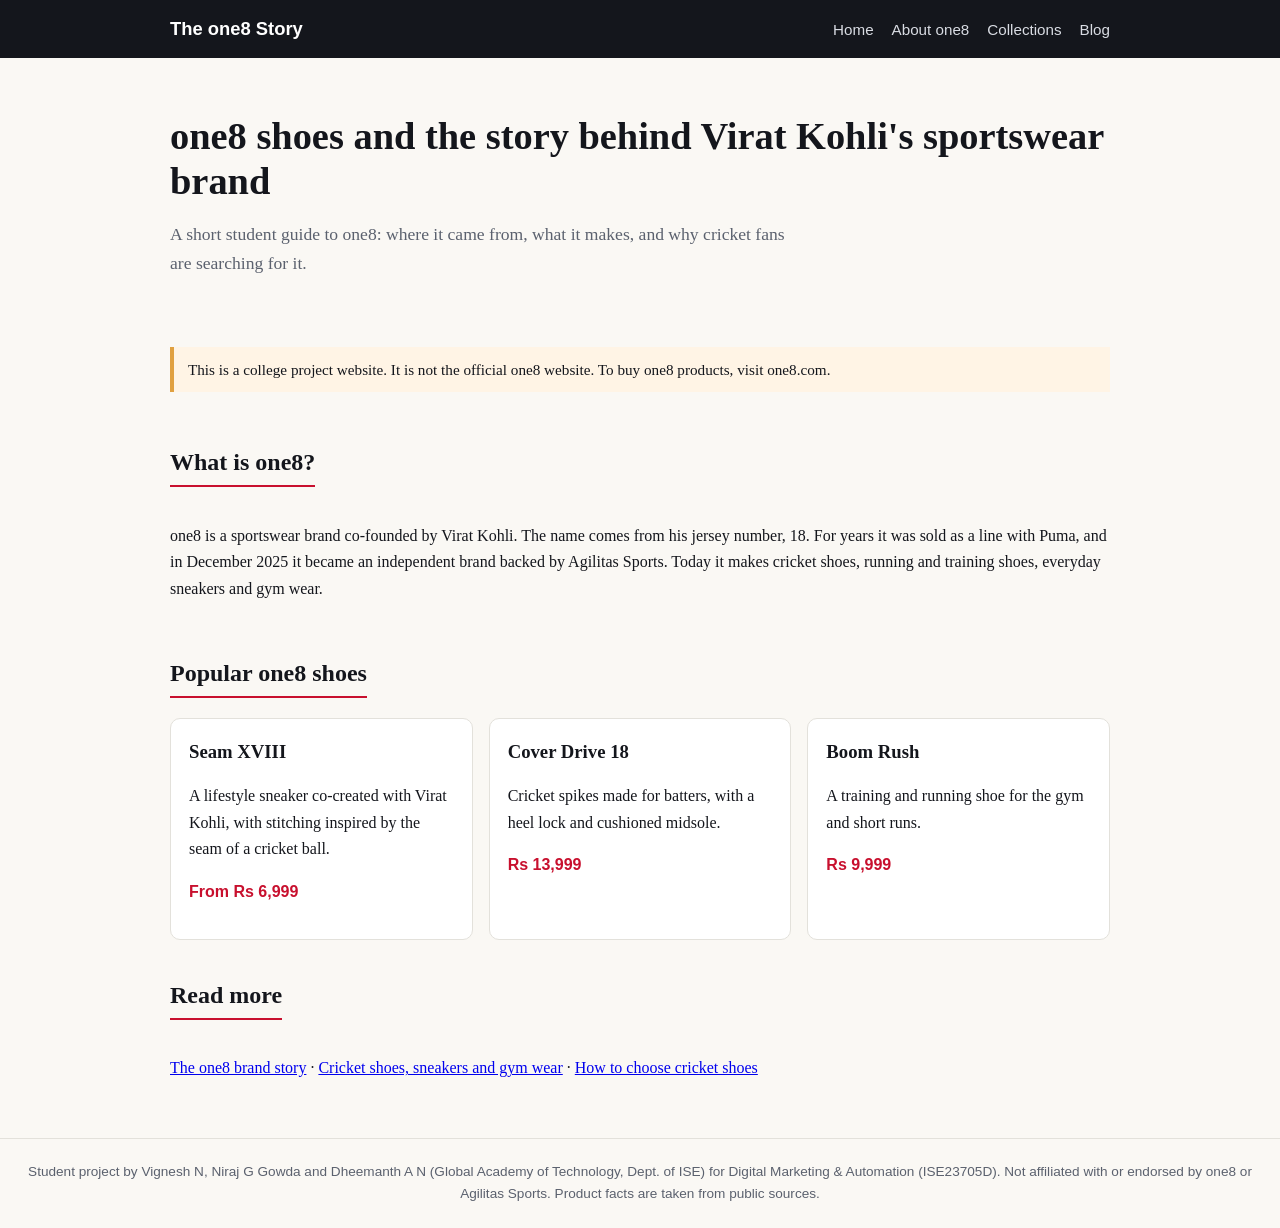
<file: index.html>
<!doctype html><html lang="en"><head><meta charset="utf-8"><meta name="viewport" content="width=device-width,initial-scale=1"><title>one8 Shoes by Virat Kohli | The one8 Story (Student Brand Study)</title><meta name="description" content="A student brand study of one8, the sportswear brand co-founded by Virat Kohli: cricket shoes, sneakers and the story behind the brand."><link rel="canonical" href="https://vigneshn2005.github.io/one8-story/"><link rel="stylesheet" href="style.css"></head><body><header><nav><a class="brand" href="./">The one8 Story</a><a href="./">Home</a><a href="about.html">About one8</a><a href="collections.html">Collections</a><a href="blog.html">Blog</a></nav></header>
<section class="hero"><h1>one8 shoes and the story behind Virat Kohli's sportswear brand</h1><p>A short student guide to one8: where it came from, what it makes, and why cricket fans are searching for it.</p></section>
<main>
<p class="note">This is a college project website. It is not the official one8 website. To buy one8 products, visit one8.com.</p>
<h2>What is one8?</h2>
<p>one8 is a sportswear brand co-founded by Virat Kohli. The name comes from his jersey number, 18. For years it was sold as a line with Puma, and in December 2025 it became an independent brand backed by Agilitas Sports. Today it makes cricket shoes, running and training shoes, everyday sneakers and gym wear.</p>
<h2>Popular one8 shoes</h2>
<div class="grid">
<div class="card"><h3>Seam XVIII</h3><p>A lifestyle sneaker co-created with Virat Kohli, with stitching inspired by the seam of a cricket ball.</p><p class="price">From Rs 6,999</p></div>
<div class="card"><h3>Cover Drive 18</h3><p>Cricket spikes made for batters, with a heel lock and cushioned midsole.</p><p class="price">Rs 13,999</p></div>
<div class="card"><h3>Boom Rush</h3><p>A training and running shoe for the gym and short runs.</p><p class="price">Rs 9,999</p></div>
</div>
<h2>Read more</h2>
<p><a href="about.html">The one8 brand story</a> &middot; <a href="collections.html">Cricket shoes, sneakers and gym wear</a> &middot; <a href="blog.html">How to choose cricket shoes</a></p>
</main>
<footer>Student project by Vignesh N, Niraj G Gowda and Dheemanth A N (Global Academy of Technology, Dept. of ISE) for Digital Marketing &amp; Automation (ISE23705D). Not affiliated with or endorsed by one8 or Agilitas Sports. Product facts are taken from public sources.</footer></body></html>
</file>
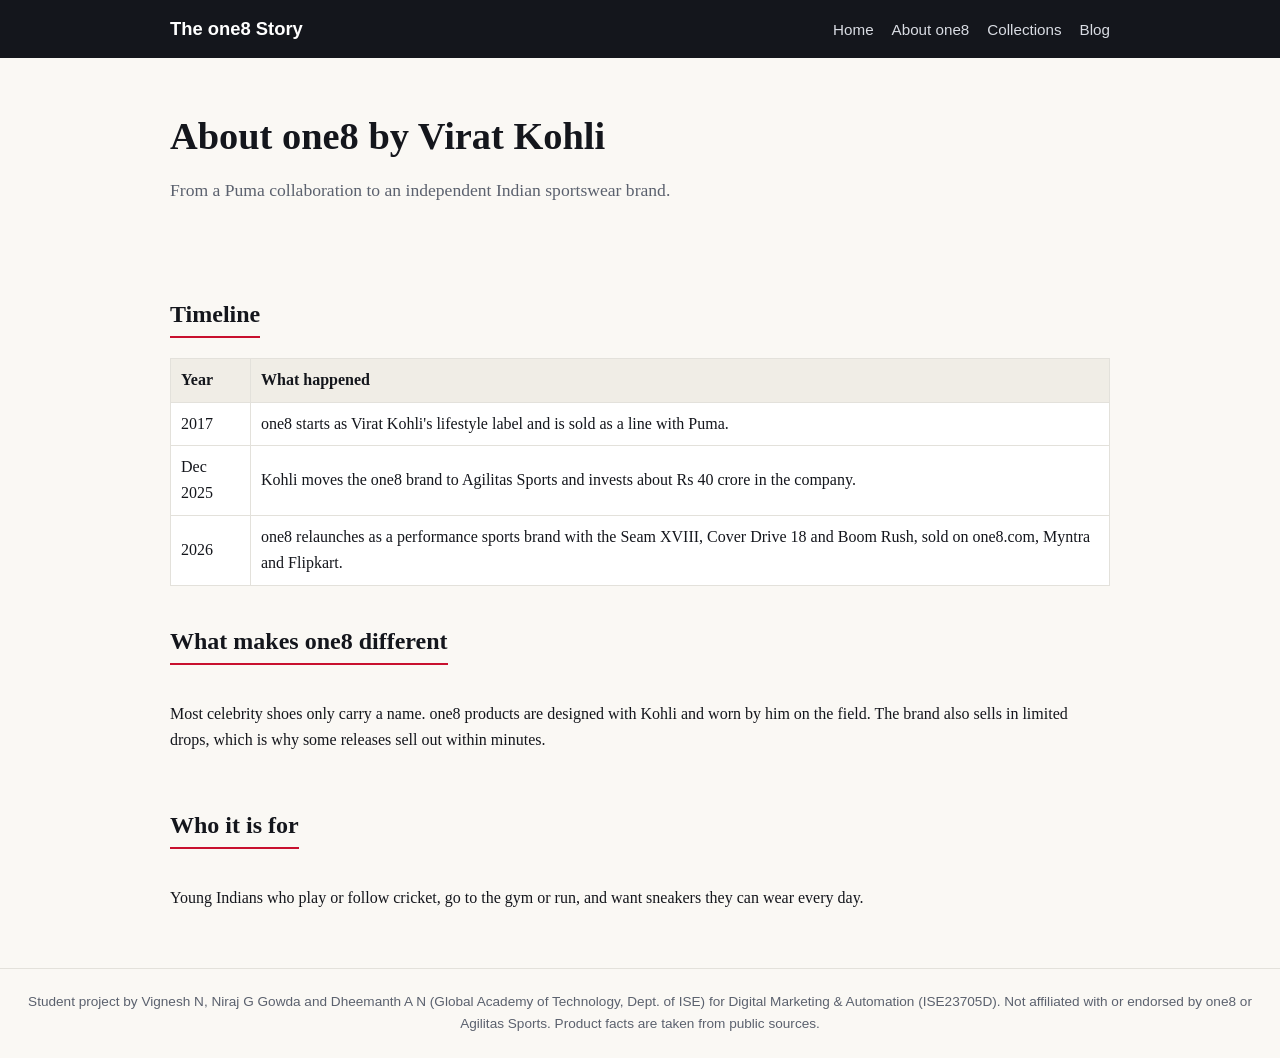
<file: about.html>
<!doctype html><html lang="en"><head><meta charset="utf-8"><meta name="viewport" content="width=device-width,initial-scale=1"><title>About one8 by Virat Kohli: Brand History | The one8 Story</title><meta name="description" content="How one8 by Virat Kohli grew from a Puma sub-line into an independent sportswear brand backed by Agilitas Sports."><link rel="canonical" href="https://vigneshn2005.github.io/one8-story/about.html"><link rel="stylesheet" href="style.css"></head><body><header><nav><a class="brand" href="./">The one8 Story</a><a href="./">Home</a><a href="about.html">About one8</a><a href="collections.html">Collections</a><a href="blog.html">Blog</a></nav></header>
<section class="hero"><h1>About one8 by Virat Kohli</h1><p>From a Puma collaboration to an independent Indian sportswear brand.</p></section>
<main>
<h2>Timeline</h2>
<table><tr><th>Year</th><th>What happened</th></tr>
<tr><td>2017</td><td>one8 starts as Virat Kohli's lifestyle label and is sold as a line with Puma.</td></tr>
<tr><td>Dec 2025</td><td>Kohli moves the one8 brand to Agilitas Sports and invests about Rs 40 crore in the company.</td></tr>
<tr><td>2026</td><td>one8 relaunches as a performance sports brand with the Seam XVIII, Cover Drive 18 and Boom Rush, sold on one8.com, Myntra and Flipkart.</td></tr></table>
<h2>What makes one8 different</h2>
<p>Most celebrity shoes only carry a name. one8 products are designed with Kohli and worn by him on the field. The brand also sells in limited drops, which is why some releases sell out within minutes.</p>
<h2>Who it is for</h2>
<p>Young Indians who play or follow cricket, go to the gym or run, and want sneakers they can wear every day.</p>
</main>
<footer>Student project by Vignesh N, Niraj G Gowda and Dheemanth A N (Global Academy of Technology, Dept. of ISE) for Digital Marketing &amp; Automation (ISE23705D). Not affiliated with or endorsed by one8 or Agilitas Sports. Product facts are taken from public sources.</footer></body></html>
</file>
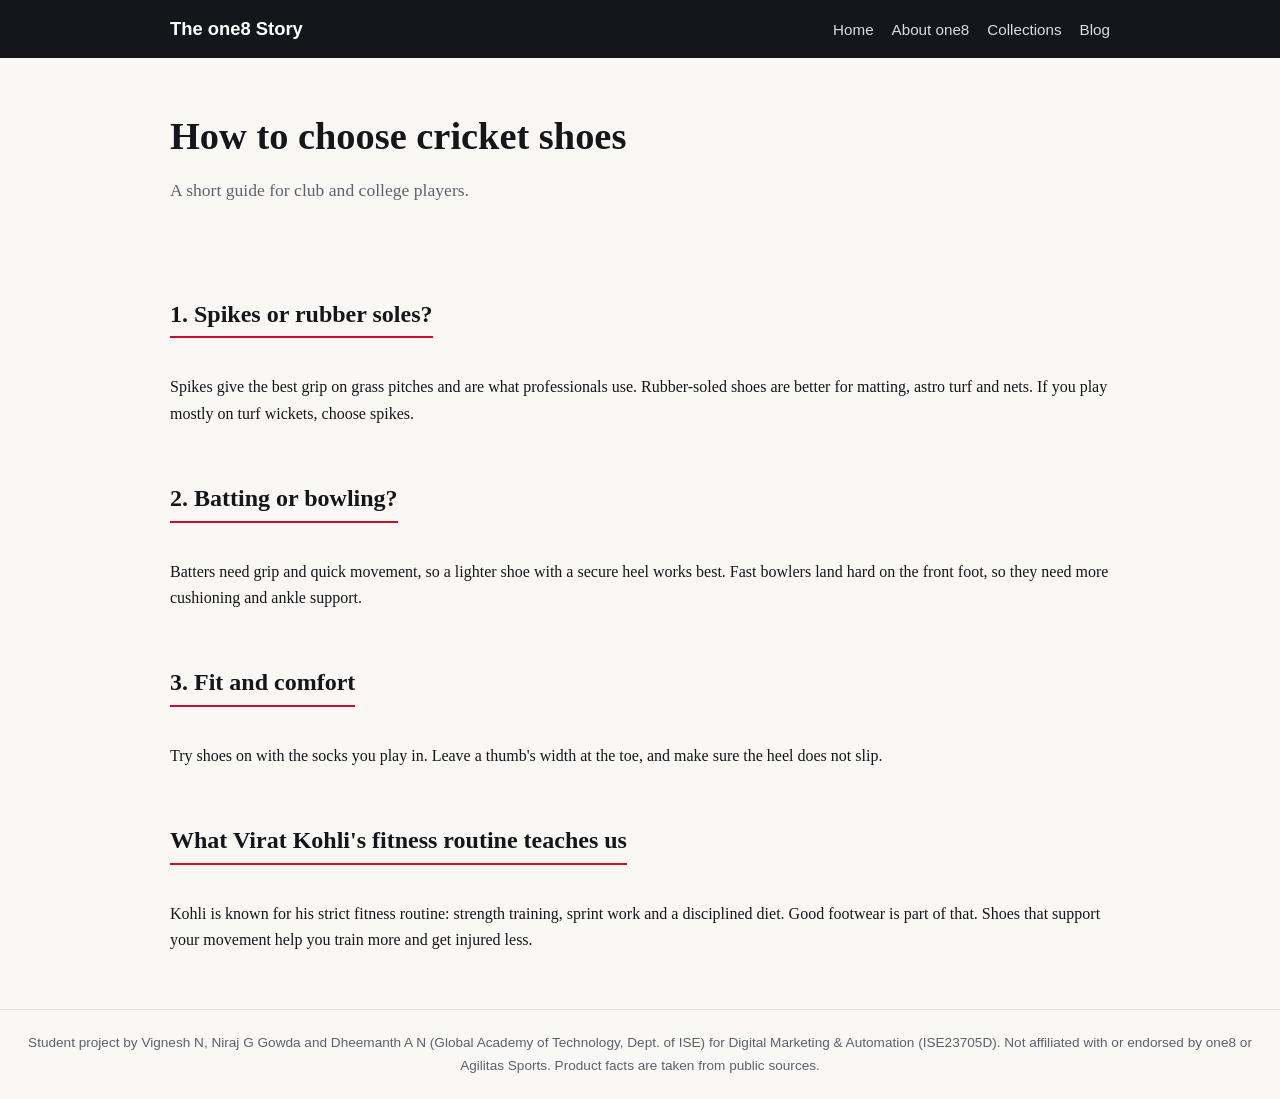
<file: blog.html>
<!doctype html><html lang="en"><head><meta charset="utf-8"><meta name="viewport" content="width=device-width,initial-scale=1"><title>How to Choose Cricket Shoes (Spikes vs Rubber Studs) | The one8 Story</title><meta name="description" content="A simple guide to choosing cricket shoes: spikes or rubber soles, batting vs bowling shoes, fit, and what Virat Kohli's fitness routine tells us."><link rel="canonical" href="https://vigneshn2005.github.io/one8-story/blog.html"><link rel="stylesheet" href="style.css"></head><body><header><nav><a class="brand" href="./">The one8 Story</a><a href="./">Home</a><a href="about.html">About one8</a><a href="collections.html">Collections</a><a href="blog.html">Blog</a></nav></header>
<section class="hero"><h1>How to choose cricket shoes</h1><p>A short guide for club and college players.</p></section>
<main>
<h2>1. Spikes or rubber soles?</h2>
<p>Spikes give the best grip on grass pitches and are what professionals use. Rubber-soled shoes are better for matting, astro turf and nets. If you play mostly on turf wickets, choose spikes.</p>
<h2>2. Batting or bowling?</h2>
<p>Batters need grip and quick movement, so a lighter shoe with a secure heel works best. Fast bowlers land hard on the front foot, so they need more cushioning and ankle support.</p>
<h2>3. Fit and comfort</h2>
<p>Try shoes on with the socks you play in. Leave a thumb's width at the toe, and make sure the heel does not slip.</p>
<h2>What Virat Kohli's fitness routine teaches us</h2>
<p>Kohli is known for his strict fitness routine: strength training, sprint work and a disciplined diet. Good footwear is part of that. Shoes that support your movement help you train more and get injured less.</p>
</main>
<footer>Student project by Vignesh N, Niraj G Gowda and Dheemanth A N (Global Academy of Technology, Dept. of ISE) for Digital Marketing &amp; Automation (ISE23705D). Not affiliated with or endorsed by one8 or Agilitas Sports. Product facts are taken from public sources.</footer></body></html>
</file>
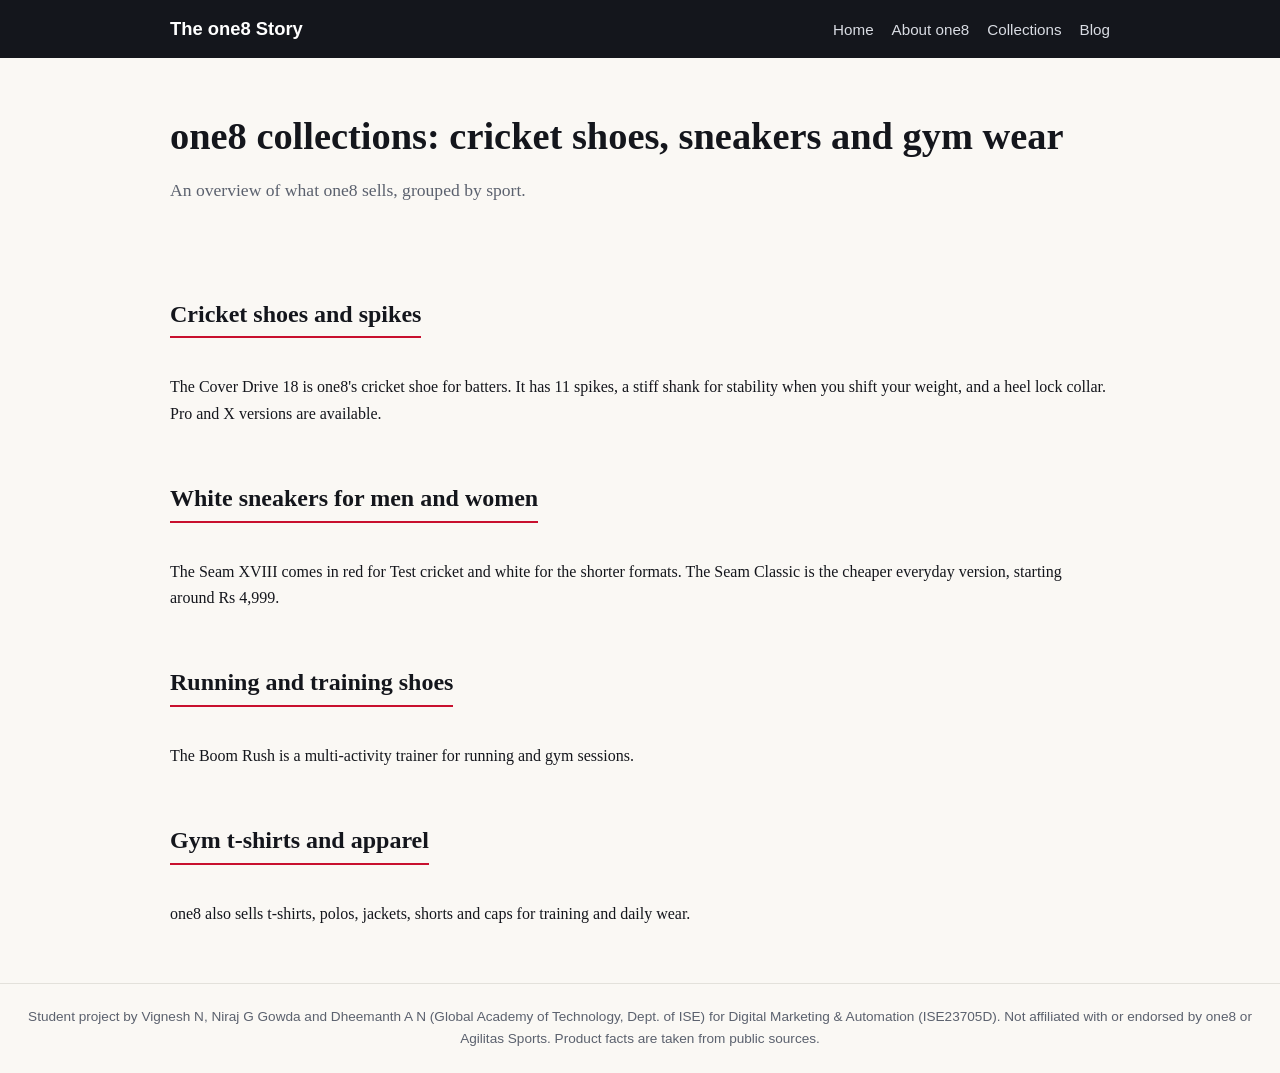
<file: collections.html>
<!doctype html><html lang="en"><head><meta charset="utf-8"><meta name="viewport" content="width=device-width,initial-scale=1"><title>one8 Collections: Cricket Shoes, Sneakers and Gym Wear | The one8 Story</title><meta name="description" content="A look at the one8 range: cricket shoes and spikes, white sneakers for men, running shoes and gym t-shirts."><link rel="canonical" href="https://vigneshn2005.github.io/one8-story/collections.html"><link rel="stylesheet" href="style.css"></head><body><header><nav><a class="brand" href="./">The one8 Story</a><a href="./">Home</a><a href="about.html">About one8</a><a href="collections.html">Collections</a><a href="blog.html">Blog</a></nav></header>
<section class="hero"><h1>one8 collections: cricket shoes, sneakers and gym wear</h1><p>An overview of what one8 sells, grouped by sport.</p></section>
<main>
<h2>Cricket shoes and spikes</h2>
<p>The Cover Drive 18 is one8's cricket shoe for batters. It has 11 spikes, a stiff shank for stability when you shift your weight, and a heel lock collar. Pro and X versions are available.</p>
<h2>White sneakers for men and women</h2>
<p>The Seam XVIII comes in red for Test cricket and white for the shorter formats. The Seam Classic is the cheaper everyday version, starting around Rs 4,999.</p>
<h2>Running and training shoes</h2>
<p>The Boom Rush is a multi-activity trainer for running and gym sessions.</p>
<h2>Gym t-shirts and apparel</h2>
<p>one8 also sells t-shirts, polos, jackets, shorts and caps for training and daily wear.</p>
</main>
<footer>Student project by Vignesh N, Niraj G Gowda and Dheemanth A N (Global Academy of Technology, Dept. of ISE) for Digital Marketing &amp; Automation (ISE23705D). Not affiliated with or endorsed by one8 or Agilitas Sports. Product facts are taken from public sources.</footer></body></html>
</file>
<file: style.css>
:root{--ink:#14161c;--muted:#5b616e;--line:#e3e1db;--bg:#faf8f4;--accent:#c8102e;--card:#fff}
*{box-sizing:border-box}body{margin:0;font-family:Georgia,"Times New Roman",serif;color:var(--ink);background:var(--bg);line-height:1.65}
header{background:var(--ink);color:#fff}nav{max-width:980px;margin:auto;display:flex;flex-wrap:wrap;gap:18px;align-items:center;padding:14px 20px}
nav .brand{font-weight:bold;font-size:1.15rem;margin-right:auto;color:#fff;text-decoration:none}nav a{color:#d9dce3;text-decoration:none;font-family:Arial,sans-serif;font-size:.95rem}nav a:hover{color:#fff}
.hero{max-width:980px;margin:auto;padding:56px 20px 36px}.hero h1{font-size:2.4rem;line-height:1.15;margin:0 0 12px}.hero p{color:var(--muted);font-size:1.1rem;max-width:640px}
main{max-width:980px;margin:auto;padding:0 20px 40px}h2{margin-top:36px;border-bottom:2px solid var(--accent);display:inline-block;padding-bottom:2px}
.grid{display:grid;grid-template-columns:repeat(auto-fit,minmax(240px,1fr));gap:16px}.card{background:var(--card);border:1px solid var(--line);border-radius:10px;padding:18px}
.card h3{margin:0 0 6px}.price{font-family:Arial,sans-serif;color:var(--accent);font-weight:bold}table{border-collapse:collapse;width:100%;background:#fff}td,th{border:1px solid var(--line);padding:8px 10px;text-align:left}th{background:#f0ede6}
.note{background:#fff4e5;border-left:4px solid #e0a040;padding:10px 14px;font-size:.95rem}
footer{border-top:1px solid var(--line);color:var(--muted);font-family:Arial,sans-serif;font-size:.85rem;text-align:center;padding:22px 20px}
</file>
